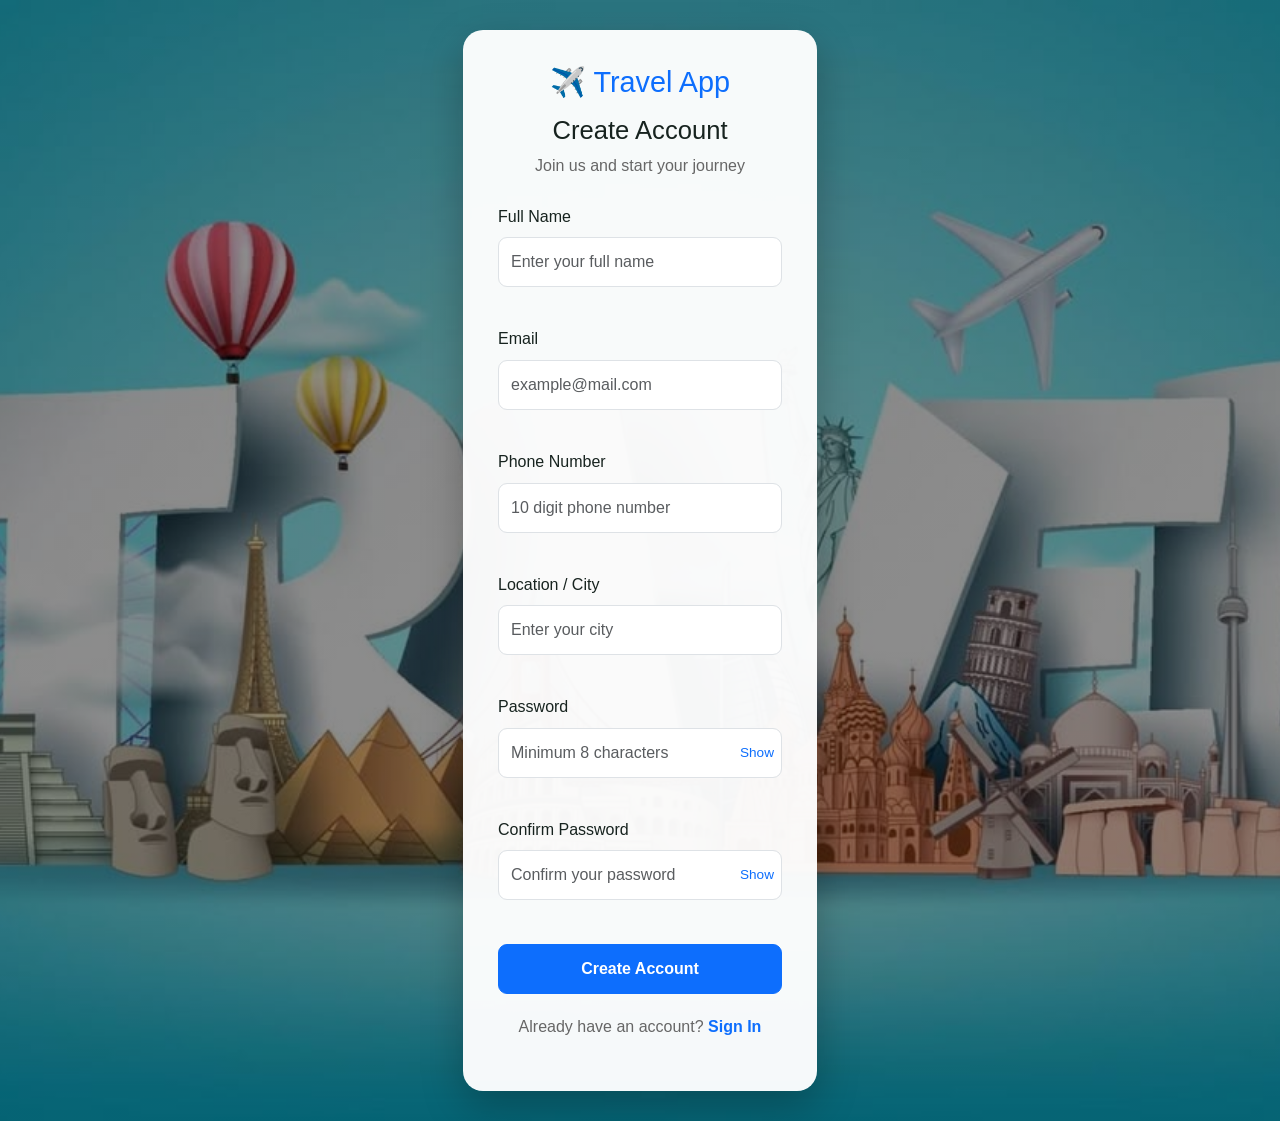
<file: index.html>
<!DOCTYPE html>
<html lang="en">

<head>

    <meta charset="UTF-8">

    <meta
        name="viewport"
        content="width=device-width, initial-scale=1.0"
    >

    <title>Travel App</title>

</head>

<body>

    <script>

        window.location.href = "SignUp.html";

    </script>

</body>

</html>
</file>
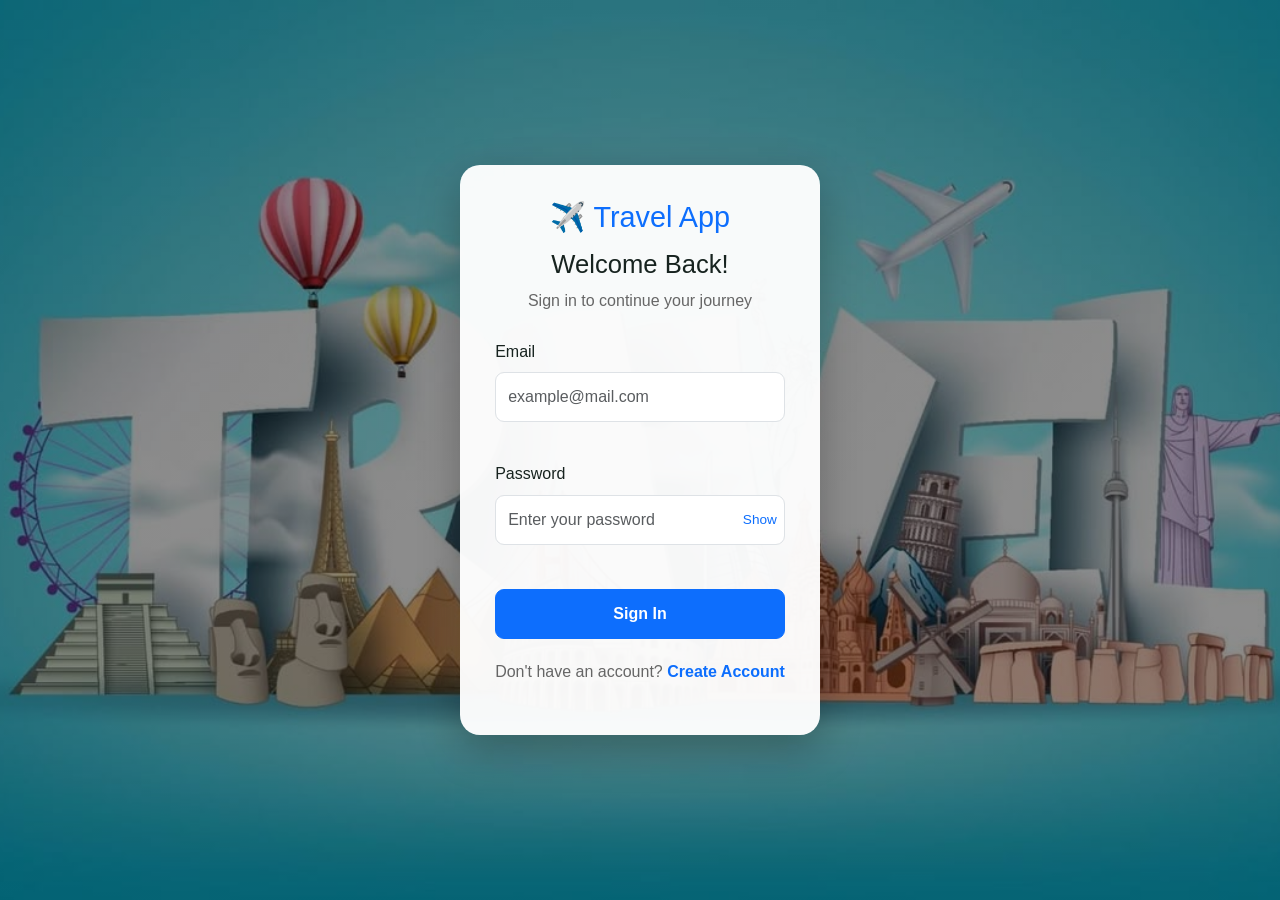
<file: SignIn.html>
<!DOCTYPE html>
<html lang="en">

<head>

    <meta charset="UTF-8">

    <meta name="viewport" content="width=device-width, initial-scale=1.0">

    <title>Sign In | Travel App</title>

    <!-- Bootstrap -->

    <link
        href="https://cdn.jsdelivr.net/npm/bootstrap@5.3.7/dist/css/bootstrap.min.css"
        rel="stylesheet"
    >

    <!-- Custom CSS -->

    <link rel="stylesheet" href="css/style.css">

</head>


<body class="auth-page">


    <main class="auth-container">

        <section class="auth-card">


            <div class="auth-header">

                <h1>✈️ Travel App</h1>

                <h2>Welcome Back!</h2>

                <p>Sign in to continue your journey</p>

            </div>


            <form id="signinForm" novalidate>


                <!-- Email -->

                <div class="mb-3">

                    <label
                        for="signinEmail"
                        class="form-label">

                        Email

                    </label>


                    <input
                        type="email"
                        id="signinEmail"
                        class="form-control"
                        placeholder="example@mail.com"
                        required
                    >


                    <small
                        id="signinEmailError"
                        class="error-message">
                    </small>

                </div>


                <!-- Password -->

                <div class="mb-3">

                    <label
                        for="signinPassword"
                        class="form-label">

                        Password

                    </label>


                    <div class="password-box">

                        <input
                            type="password"
                            id="signinPassword"
                            class="form-control"
                            placeholder="Enter your password"
                            required
                        >


                        <button
                            type="button"
                            class="show-password"
                            id="toggleSigninPassword">

                            Show

                        </button>

                    </div>


                    <small
                        id="signinPasswordError"
                        class="error-message">
                    </small>

                </div>


                <!-- Login Button -->

                <button
                    type="submit"
                    class="btn btn-primary w-100 signup-btn">

                    Sign In

                </button>


                <p class="redirect-text">

                    Don't have an account?

                    <a href="SignUp.html">
                        Create Account
                    </a>

                </p>


            </form>

        </section>

    </main>


    <script src="js/index.js"></script>

</body>

</html>
</file>
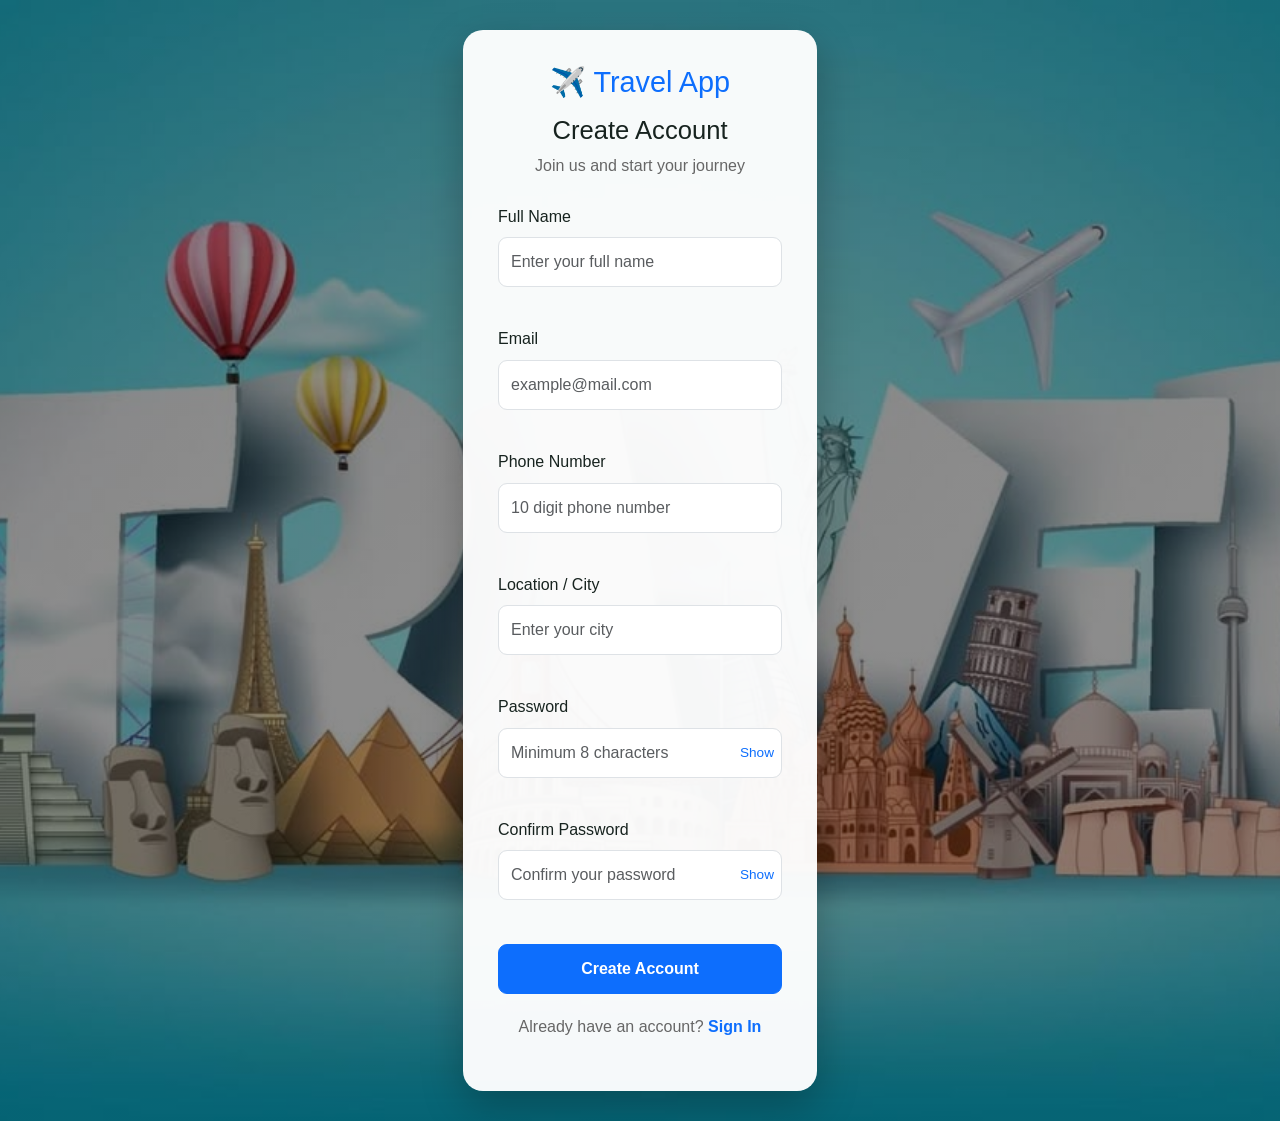
<file: SignUp.html>
<!DOCTYPE html>
<html lang="en">

<head>

    <meta charset="UTF-8">

    <meta name="viewport" content="width=device-width, initial-scale=1.0">

    <title>Sign Up | Travel App</title>

    <!-- Bootstrap -->

    <link
        href="https://cdn.jsdelivr.net/npm/bootstrap@5.3.7/dist/css/bootstrap.min.css"
        rel="stylesheet"
    >

    <!-- Custom CSS -->

    <link rel="stylesheet" href="css/style.css">

</head>


<body class="auth-page">


    <main class="auth-container">

        <section class="auth-card">

            <div class="auth-header">

                <h1>✈️ Travel App</h1>

                <h2>Create Account</h2>

                <p>Join us and start your journey</p>

            </div>


            <form id="signupForm" novalidate>


                <!-- Full Name -->

                <div class="mb-3">

                    <label for="fullName" class="form-label">
                        Full Name
                    </label>

                    <input
                        type="text"
                        id="fullName"
                        class="form-control"
                        placeholder="Enter your full name"
                        required
                    >

                    <small
                        id="fullNameError"
                        class="error-message">
                    </small>

                </div>


                <!-- Email -->

                <div class="mb-3">

                    <label for="email" class="form-label">
                        Email
                    </label>

                    <input
                        type="email"
                        id="email"
                        class="form-control"
                        placeholder="example@mail.com"
                        required
                    >

                    <small
                        id="emailError"
                        class="error-message">
                    </small>

                </div>


                <!-- Phone -->

                <div class="mb-3">

                    <label for="phone" class="form-label">
                        Phone Number
                    </label>

                    <input
                        type="tel"
                        id="phone"
                        class="form-control"
                        placeholder="10 digit phone number"
                        maxlength="10"
                        required
                    >

                    <small
                        id="phoneError"
                        class="error-message">
                    </small>

                </div>


                <!-- Location -->

                <div class="mb-3">

                    <label for="location" class="form-label">
                        Location / City
                    </label>

                    <input
                        type="text"
                        id="location"
                        class="form-control"
                        placeholder="Enter your city"
                        required
                    >

                    <small
                        id="locationError"
                        class="error-message">
                    </small>

                </div>


                <!-- Password -->

                <div class="mb-3">

                    <label for="password" class="form-label">
                        Password
                    </label>

                    <div class="password-box">

                        <input
                            type="password"
                            id="password"
                            class="form-control"
                            placeholder="Minimum 8 characters"
                            required
                        >

                        <button
                            type="button"
                            class="show-password"
                            id="togglePassword">

                            Show

                        </button>

                    </div>

                    <small
                        id="passwordError"
                        class="error-message">
                    </small>

                </div>


                <!-- Confirm Password -->

                <div class="mb-3">

                    <label for="confirmPassword" class="form-label">
                        Confirm Password
                    </label>

                    <div class="password-box">

                        <input
                            type="password"
                            id="confirmPassword"
                            class="form-control"
                            placeholder="Confirm your password"
                            required
                        >

                        <button
                            type="button"
                            class="show-password"
                            id="toggleConfirmPassword">

                            Show

                        </button>

                    </div>

                    <small
                        id="confirmPasswordError"
                        class="error-message">
                    </small>

                </div>


                <button
                    type="submit"
                    class="btn btn-primary w-100 signup-btn">

                    Create Account

                </button>


                <p class="redirect-text">

                    Already have an account?

                    <a href="SignIn.html">
                        Sign In
                    </a>

                </p>

            </form>

        </section>

    </main>


    <script src="js/index.js"></script>

</body>

</html>
</file>
<file: css/style.css>
* {

    margin: 0;

    padding: 0;

    box-sizing: border-box;

}


body {

    font-family: Arial, Helvetica, sans-serif;

}


/* =========================
   AUTH PAGE
========================= */

.auth-page {

    min-height: 100vh;

    background:
        linear-gradient(
            rgba(0, 0, 0, 0.45),
            rgba(0, 0, 0, 0.45)
        ),
        url("../Images/travel.jpg");

    background-size: cover;

    background-position: center;

    display: flex;

    align-items: center;

    justify-content: center;

    padding: 30px 15px;

}


/* =========================
   AUTH CARD
========================= */

.auth-card {

    width: 100%;

    max-width: 500px;

    background: rgba(255, 255, 255, 0.96);

    padding: 35px;

    border-radius: 20px;

    box-shadow:
        0 15px 40px rgba(0, 0, 0, 0.25);

}


/* =========================
   HEADER
========================= */

.auth-header {

    text-align: center;

    margin-bottom: 25px;

}


.auth-header h1 {

    color: #0d6efd;

    font-size: 1.8rem;

    margin-bottom: 15px;

}


.auth-header h2 {

    font-size: 1.6rem;

    margin-bottom: 8px;

}


.auth-header p {

    color: #666;

}


/* =========================
   FORM
========================= */

.form-control {

    padding: 12px;

    border-radius: 9px;

}


.form-control:focus {

    border-color: #0d6efd;

    box-shadow:
        0 0 0 3px rgba(13, 110, 253, 0.15);

}


/* =========================
   PASSWORD
========================= */

.password-box {

    position: relative;

}


.password-box .form-control {

    padding-right: 70px;

}


.show-password {

    position: absolute;

    right: 8px;

    top: 50%;

    transform: translateY(-50%);

    border: none;

    background: transparent;

    color: #0d6efd;

    font-size: 0.85rem;

    cursor: pointer;

}


/* =========================
   ERROR
========================= */

.error-message {

    display: block;

    color: #dc3545;

    font-size: 0.8rem;

    margin-top: 5px;

    min-height: 18px;

}


/* =========================
   BUTTON
========================= */

.signup-btn {

    padding: 12px;

    border-radius: 9px;

    font-weight: bold;

    margin-top: 5px;

}


/* =========================
   REDIRECT
========================= */

.redirect-text {

    text-align: center;

    margin-top: 20px;

    color: #666;

}


.redirect-text a {

    color: #0d6efd;

    font-weight: bold;

    text-decoration: none;

}


.redirect-text a:hover {

    text-decoration: underline;

}


/* =========================
   TABLET
   769px - 1024px
========================= */

@media (min-width: 769px) and (max-width: 1024px) {

    .auth-card {

        max-width: 550px;

    }

}


/* =========================
   MOBILE
   ≤ 768px
========================= */

@media (max-width: 768px) {

    .auth-page {

        padding: 20px 12px;

    }


    .auth-card {

        padding: 25px 20px;

        border-radius: 15px;

    }


    .auth-header h1 {

        font-size: 1.5rem;

    }


    .auth-header h2 {

        font-size: 1.35rem;

    }

}



/* =========================
   USER AREA
========================= */

.user-area {

    display: flex;

    align-items: center;

    gap: 15px;

}


#welcomeUser {

    font-size: 0.95rem;

    font-weight: 600;

}


.logout-btn {

    border: none;

    padding: 8px 16px;

    border-radius: 8px;

    background: #dc3545;

    color: white;

    font-size: 0.9rem;

    cursor: pointer;

    transition: 0.3s;

}


.logout-btn:hover {

    background: #bb2d3b;

}


/* =========================
   MOBILE
========================= */

@media (max-width: 768px) {

    .user-area {

        flex-direction: column;

        align-items: flex-start;

        gap: 8px;

        margin-top: 15px;

    }


    .logout-btn {

        width: 100%;

    }

}



/* ==========================================
   RESET
========================================== */

* {
    margin: 0;
    padding: 0;
    box-sizing: border-box;
}


html {
    scroll-behavior: smooth;
}


body {
    font-family: Arial, sans-serif;
    background: #f7f9f8;
    color: #17231f;
    line-height: 1.6;
}


img {
    max-width: 100%;
    display: block;
}


a {
    text-decoration: none;
    color: inherit;
}


/* ==========================================
   HEADER
========================================== */

.travel-header {
    position: absolute;
    top: 0;
    left: 0;
    width: 100%;
    z-index: 100;
}


.navbar {
    width: 90%;
    max-width: 1200px;
    margin: auto;

    min-height: 80px;

    display: flex;
    align-items: center;
    justify-content: space-between;

    gap: 30px;
}


.logo {
    font-size: 1.8rem;
    font-weight: 800;
    color: white;
}


.logo span {
    color: #79d36f;
}


.nav-links {
    display: flex;
    gap: 30px;
}


.nav-links a {
    color: white;
    font-size: 0.95rem;
    transition: 0.3s;
}


.nav-links a:hover {
    color: #79d36f;
}


.user-area {
    display: flex;
    align-items: center;
    gap: 12px;
}


#welcomeUser {
    color: white;
    font-size: 0.9rem;
}


.logout-btn {
    border: 1px solid rgba(255,255,255,0.5);

    background: rgba(255,255,255,0.1);

    color: white;

    padding: 8px 16px;

    border-radius: 20px;

    cursor: pointer;

    transition: 0.3s;
}


.logout-btn:hover {
    background: #dc3545;
    border-color: #dc3545;
}


.menu-btn {
    display: none;

    border: none;

    background: transparent;

    color: white;

    font-size: 1.8rem;

    cursor: pointer;
}


/* ==========================================
   HERO
========================================== */

.hero {
    min-height: 100vh;

    position: relative;

    display: flex;
    align-items: center;

    background:
        linear-gradient(
            rgba(0, 0, 0, 0.48),
            rgba(0, 0, 0, 0.55)
        ),
        url("../Images/samplepic1.jpg");

    background-size: cover;
    background-position: center;
}


.hero-content {
    position: relative;
    z-index: 2;

    width: 90%;
    max-width: 1100px;

    margin: auto;

    color: white;
}


.hero-small {
    color: #8de37f;

    font-weight: 600;

    letter-spacing: 2px;

    margin-bottom: 15px;
}


.hero h1 {
    font-size: clamp(3rem, 7vw, 6rem);

    line-height: 1.05;

    margin-bottom: 25px;
}


.hero h1 span {
    color: #8de37f;
}


.hero-description {
    max-width: 600px;

    font-size: 1.1rem;

    color: #eeeeee;

    margin-bottom: 35px;
}


.hero-buttons {
    display: flex;
    gap: 15px;

    flex-wrap: wrap;
}


.primary-btn,
.secondary-btn {
    display: inline-block;

    padding: 13px 24px;

    border-radius: 30px;

    font-weight: 600;

    transition: 0.3s;
}


.primary-btn {
    background: #65b95b;

    color: white;
}


.primary-btn:hover {
    background: #4d9d45;

    transform: translateY(-3px);
}


.secondary-btn {
    border: 1px solid white;

    color: white;
}


.secondary-btn:hover {
    background: white;

    color: #17231f;
}


/* ==========================================
   SECTION HEADING
========================================== */

.section-heading {
    text-align: center;

    max-width: 650px;

    margin: 0 auto 55px;
}


.section-heading p {
    color: #5bad52;

    font-size: 0.8rem;

    font-weight: 700;

    letter-spacing: 2px;

    margin-bottom: 8px;
}


.section-heading h2 {
    font-size: clamp(2rem, 4vw, 3rem);

    margin-bottom: 12px;
}


.section-heading span {
    color: #68736e;
}


/* ==========================================
   FEATURES
========================================== */

.features-section {
    padding: 100px 5%;
}


.features-grid {
    max-width: 1200px;

    margin: auto;

    display: grid;

    grid-template-columns:
        repeat(3, 1fr);

    gap: 25px;
}


.feature-card {
    background: white;

    border-radius: 20px;

    overflow: hidden;

    box-shadow:
        0 10px 30px
        rgba(0,0,0,0.08);

    transition: 0.3s;
}


.feature-card:hover {
    transform: translateY(-8px);
}


.feature-image {
    height: 230px;
}


.feature-image img {
    width: 100%;
    height: 100%;

    object-fit: cover;
}


.feature-content {
    padding: 25px;
}


.feature-content h3 {
    margin-bottom: 10px;
}


.feature-content p {
    color: #68736e;
}


/* ==========================================
   DESTINATIONS
========================================== */

.destinations-section {
    padding: 100px 5%;

    background: #edf4ef;
}


.destination-grid {
    max-width: 1200px;

    margin: auto;

    display: grid;

    grid-template-columns:
        repeat(3, 1fr);

    gap: 25px;
}


.destination-card {
    background: white;

    border-radius: 20px;

    overflow: hidden;

    box-shadow:
        0 10px 30px
        rgba(0,0,0,0.08);

    transition: 0.3s;
}


.destination-card:hover {
    transform: translateY(-8px);
}


.destination-card > img {
    width: 100%;

    height: 280px;

    object-fit: cover;
}


.destination-info {
    padding: 25px;
}


.destination-info span {
    color: #5bad52;

    font-size: 0.85rem;

    font-weight: 600;
}


.destination-info h3 {
    font-size: 1.6rem;

    margin: 8px 0;
}


.destination-info p {
    color: #68736e;

    margin-bottom: 15px;
}


.destination-info a {
    color: #4f9f49;

    font-weight: 700;
}


/* ==========================================
   EXPERIENCE
========================================== */

.experience-section {
    max-width: 1200px;

    margin: auto;

    padding: 100px 5%;

    display: grid;

    grid-template-columns:
        1fr 1fr;

    align-items: center;

    gap: 60px;
}


.experience-image img {
    width: 100%;

    height: 500px;

    object-fit: cover;

    border-radius: 25px;
}


.experience-content > p:first-child {
    color: #5bad52;

    font-weight: 700;

    letter-spacing: 2px;

    font-size: 0.8rem;
}


.experience-content h2 {
    font-size: clamp(2rem, 4vw, 3.5rem);

    line-height: 1.1;

    margin: 15px 0 25px;
}


.experience-content h2 span {
    color: #5bad52;
}


.experience-content > p {
    color: #68736e;
}


.experience-stats {
    display: flex;

    gap: 35px;

    margin-top: 35px;
}


.experience-stats div {
    display: flex;

    flex-direction: column;
}


.experience-stats strong {
    font-size: 1.8rem;

    color: #4f9f49;
}


.experience-stats span {
    color: #68736e;

    font-size: 0.85rem;
}


/* ==========================================
   CONTACT
========================================== */

.contact-section {
    padding: 100px 5%;

    background: #17231f;

    color: white;
}


.contact-section .section-heading span {
    color: #b9c4be;
}


.contact-form {
    max-width: 800px;

    margin: auto;
}


.form-row {
    display: grid;

    grid-template-columns:
        1fr 1fr;

    gap: 15px;

    margin-bottom: 15px;
}


.contact-form input,
.contact-form textarea {
    width: 100%;

    border: 1px solid #52615a;

    background: #26332e;

    color: white;

    padding: 15px;

    border-radius: 10px;

    font-size: 1rem;

    outline: none;
}


.contact-form textarea {
    resize: vertical;

    margin-bottom: 20px;
}


.contact-form input:focus,
.contact-form textarea:focus {
    border-color: #72c968;
}


.contact-form .primary-btn {
    border: none;

    cursor: pointer;
}


/* ==========================================
   FOOTER
========================================== */

.footer {
    background: #101815;

    color: #aebbb4;

    padding: 35px 5%;

    display: flex;

    justify-content: space-between;

    align-items: center;

    gap: 20px;
}


.footer .logo {
    font-size: 1.5rem;
}


/* ==========================================
   TABLET
========================================== */

@media (max-width: 1024px) {

    .navbar {
        width: 92%;
    }


    .nav-links {
        gap: 15px;
    }


    .features-grid,
    .destination-grid {
        grid-template-columns:
            repeat(2, 1fr);
    }


    .experience-section {
        gap: 35px;
    }

}


/* ==========================================
   MOBILE
========================================== */

@media (max-width: 768px) {

    .navbar {
        position: relative;

        min-height: 70px;
    }


    .nav-links {
        display: none;

        position: absolute;

        top: 70px;

        left: 0;

        width: 100%;

        padding: 20px;

        background: #17231f;

        flex-direction: column;

        gap: 18px;
    }


    .nav-links.active {
        display: flex;
    }


    .menu-btn {
        display: block;
    }


    .user-area {
        display: none;
    }


    .hero {
        min-height: 90vh;
    }


    .hero h1 {
        font-size: 3rem;
    }


    .hero-description {
        font-size: 1rem;
    }


    .features-grid,
    .destination-grid {
        grid-template-columns: 1fr;
    }


    .features-section,
    .destinations-section,
    .contact-section {
        padding: 70px 5%;
    }


    .experience-section {
        grid-template-columns: 1fr;

        padding: 70px 5%;
    }


    .experience-image img {
        height: 350px;
    }


    .form-row {
        grid-template-columns: 1fr;
    }


    .experience-stats {
        gap: 20px;
    }


    .footer {
        flex-direction: column;

        text-align: center;
    }

}
</file>
